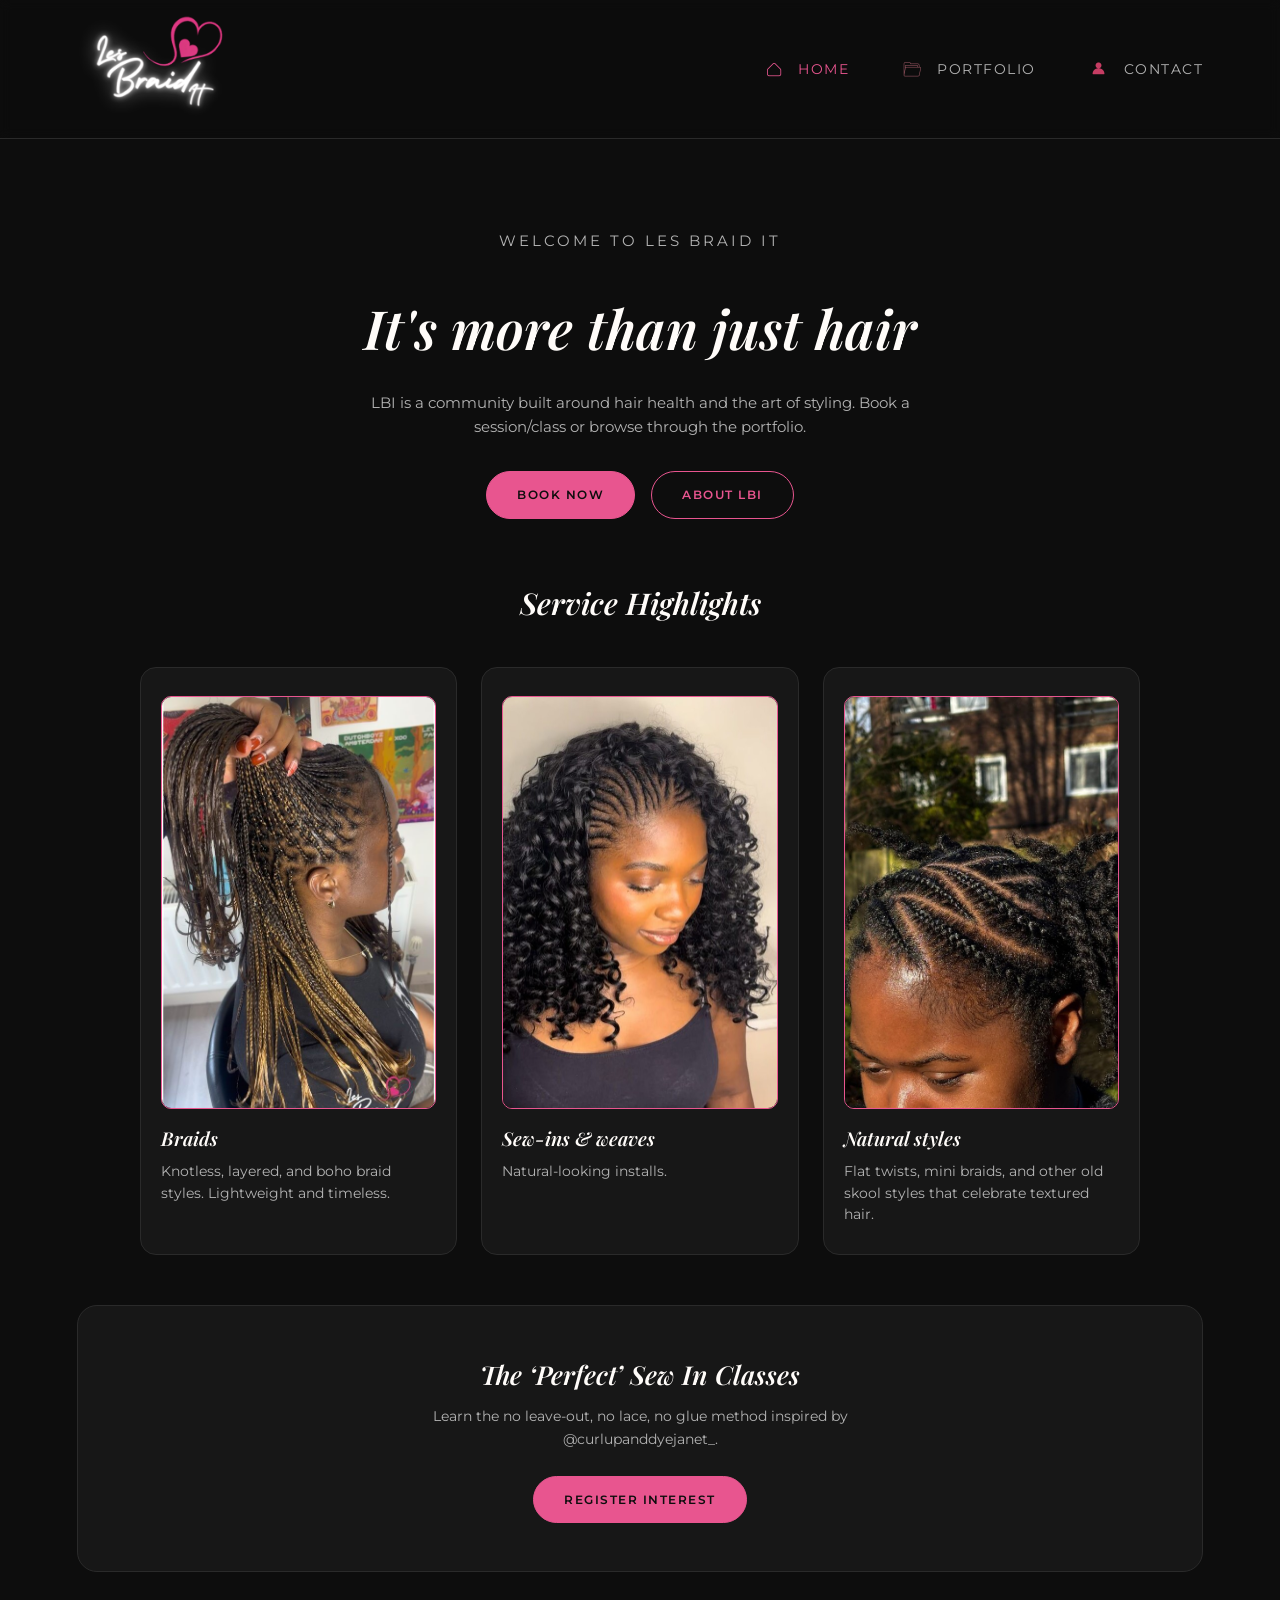
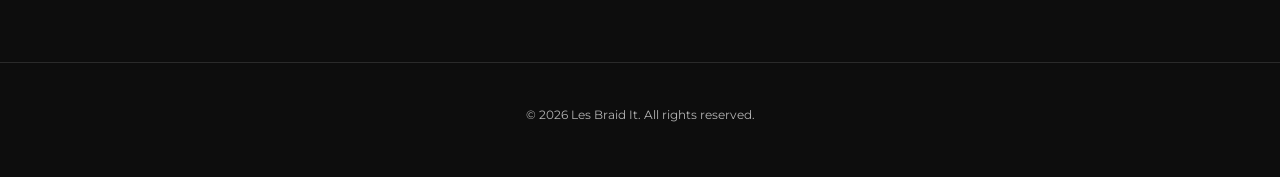
<file: index.html>
<!DOCTYPE html>
<html lang="en">
<head>
  <meta charset="UTF-8">
  <meta name="viewport" content="width=device-width, initial-scale=1.0">
  <title>Les Braid It | Hairstylist</title>
  <meta name="description" content="Les Braid It - braiding, weave, and natural hairstyle specialist. View the portfolio, check services and pricing, and get in touch to book.">

  <!-- Fonts: Playfair Display and Montserrat, provided by Google Fonts (fonts.google.com) -->
  <link rel="preconnect" href="https://fonts.googleapis.com">
  <link href="https://fonts.googleapis.com/css2?family=Playfair+Display:ital,wght@1,400;1,600&family=Montserrat:wght@400;500;600&display=swap" rel="stylesheet">
  <link rel="stylesheet" href="assets/css/style.css">
</head>
<body>

  <header class="site-header">
    <a href="index.html"><img src="assets/images/logo.png" alt="Les Braid It" class="logo"></a>
    <nav class="main-nav">
      <button class="nav-toggle" type="button" aria-label="Toggle menu" aria-expanded="false">
  <span></span>
  <span></span>
  <span></span>
</button>
      <ul>
        <li><a href="index.html" aria-current="page"><img src="assets/images/icons/nav-home.png" alt="">Home</a></li>
        <li><a href="portfolio.html"><img src="assets/images/icons/nav-portfolio.png" alt="">Portfolio</a></li>
        <li><a href="contact.html"><img src="assets/images/icons/nav-contact.png" alt="">Contact</a></li>
      </ul>
    </nav>
  </header>

  <main>

    <section class="hero">
      <p class="hero-eyebrow">Welcome to Les Braid It</p>
      <h1>It's more than just hair</h1>
      <p>LBI is a community built around hair health and the art of styling. Book a session/class or browse through the portfolio.</p>
      <div class="hero-actions">
        <a href="https://www.lesbraidit.co.uk" target="_blank" rel="noopener noreferrer" class="btn-primary">Book Now</a>
        <a href="contact.html#about" class="btn-outline">About LBI</a>
      </div>

    </section>

    <section class="specialties">
      <h2>Service Highlights</h2>
      <div class="specialty-grid">
        <article class="specialty-card">
          <img src="assets/images/portfolio/extra-small-layered-1.jpg" alt="Example of small layered braids" style="aspect-ratio:2/3;object-fit:cover;border-radius:10px;border:1px solid var(--pink);margin-bottom:14px;">
          <h3>Braids</h3>
          <p>Knotless, layered, and boho braid styles. Lightweight and timeless.</p>
        </article>
        <article class="specialty-card">
          <img src="assets/images/portfolio/fulani-1.jpg" alt="Example of a Fulani sew-in" style="aspect-ratio:2/3;object-fit:cover;border-radius:10px;border:1px solid var(--pink);margin-bottom:14px;">
          <h3>Sew-ins &amp; weaves</h3>
          <p>Natural-looking installs.</p>
        </article>
        <article class="specialty-card">
          <img src="assets/images/portfolio/natural-1.jpg" alt="Example of a natural hairstyle" style="aspect-ratio:2/3;object-fit:cover;border-radius:10px;border:1px solid var(--pink);margin-bottom:14px;">
          <h3>Natural styles</h3>
          <p>Flat twists, mini braids, and other old skool styles that celebrate textured hair.</p>
        </article>
      </div>
    </section>

    <section class="cta-strip">
      <h2>The &lsquo;Perfect&rsquo; Sew In Classes</h2>
      <p>Learn the no leave-out, no lace, no glue method inspired by @curlupanddyejanet_.</p>
      <a href="contact.html#classes" class="btn-primary">Register interest</a>
    </section>

  </main>

  <footer class="site-footer">
    <p>&copy; 2026 Les Braid It. All rights reserved.</p>
  </footer>

  <script src="assets/js/main.js"></script>
</body>
</html>
</file>
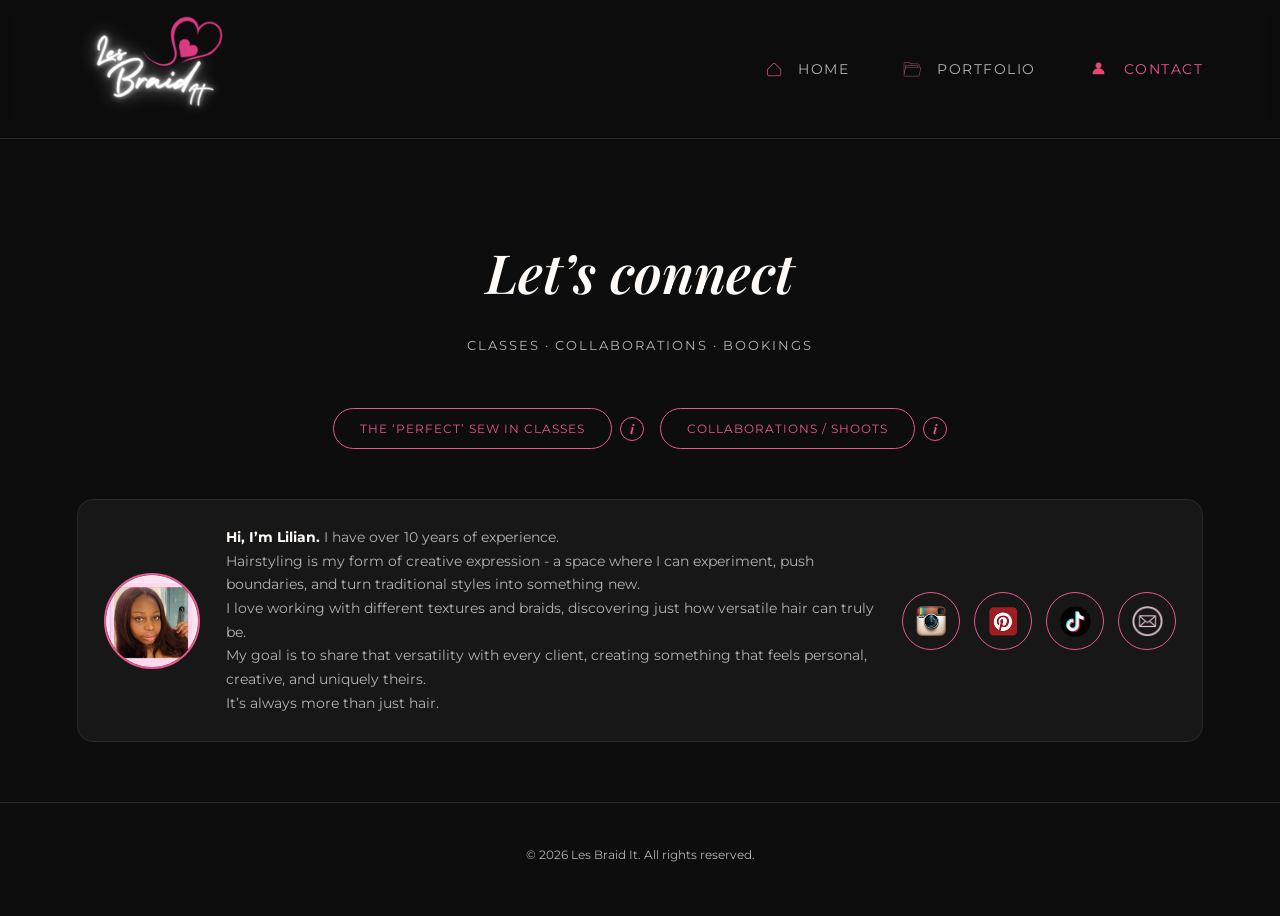
<file: contact.html>
<!DOCTYPE html>
<html lang="en">
<head>
<meta charset="UTF-8">
<meta name="viewport" content="width=device-width, initial-scale=1.0">
<title>Contact | Les Braid It</title>
<meta name="description" content="Get in touch with Les Braid It - register for the Perfect Sew In classes, enquire about collaborations, or follow along on social.">
<!-- Fonts: Playfair Display and Montserrat, provided by Google Fonts (fonts.google.com) -->
<link rel="preconnect" href="https://fonts.googleapis.com">
<link href="https://fonts.googleapis.com/css2?family=Playfair+Display:ital,wght@1,400;1,600&family=Montserrat:wght@400;500;600&display=swap" rel="stylesheet">
<link rel="stylesheet" href="assets/css/style.css">
</head>
<body>

<header class="site-header">
  <a href="index.html"><img src="assets/images/logo.png" alt="Les Braid It" class="logo"></a>
  <nav class="main-nav">
    <button class="nav-toggle" type="button" aria-label="Toggle menu" aria-expanded="false">
  <span></span>
  <span></span>
  <span></span>
</button>
    <ul>
      <li><a href="index.html"><img src="assets/images/icons/nav-home.png" alt="">Home</a></li>
      <li><a href="portfolio.html"><img src="assets/images/icons/nav-portfolio.png" alt="">Portfolio</a></li>
      <li><a href="contact.html" aria-current="page"><img src="assets/images/icons/nav-contact.png" alt="">Contact</a></li>
    </ul>
  </nav>
</header>

<main>

  <section class="hero" style="padding-bottom:20px;">
    <h1>Let&rsquo;s connect</h1>
    <p style="text-transform:uppercase;letter-spacing:2px;font-size:13px;">Classes &middot; Collaborations &middot; Bookings</p>
  </section>

  <nav class="tabs" aria-label="Contact form type">
    <div class="tab-btn-wrap">
      <button class="tab" type="button" data-target="classes" aria-pressed="false">The &lsquo;Perfect&rsquo; Sew In Classes</button>
      <button class="info-toggle" type="button" data-info-target="classes-info" aria-label="More information about the Perfect Sew In classes">i</button>
    </div>
    <div class="tab-btn-wrap">
      <button class="tab" type="button" data-target="collab" aria-pressed="false">Collaborations / Shoots</button>
      <button class="info-toggle" type="button" data-info-target="collab-info" aria-label="More information about collaborations">i</button>
    </div>
  </nav>

  <div class="tab-info-panel" id="classes-info" style="max-width:640px;margin:-30px auto 30px;">This form is for those interested in The &lsquo;perfect&rsquo; sew in classes coming in September.

You will be the first to receive a full brief once details are finalised.</div>
  <div class="tab-info-panel" id="collab-info" style="max-width:640px;margin:-30px auto 30px;">This form is for those interested in collaborations / photoshoots / events.

Send an enquiry with full details.</div>

  <section class="about-strip" id="about">
    <h2 style="position:absolute; width:1px; height:1px; overflow:hidden; clip:rect(0,0,0,0);">About</h2>
    <img src="assets/images/about-photo.jpg" alt="Lilian, founder of Les Braid It" class="about-photo">
    <p><strong>Hi, I&rsquo;m Lilian.</strong> I have over 10 years of experience.<br>
    Hairstyling is my form of creative expression - a space where I can experiment, push boundaries, and turn traditional styles into something new.<br>
    I love working with different textures and braids, discovering just how versatile hair can truly be.<br>
    My goal is to share that versatility with every client, creating something that feels personal, creative, and uniquely theirs.<br>
    It&rsquo;s always more than just hair.</p>
    <div class="contact-icons">
      <a href="https://www.instagram.com/lesbraidit/" target="_blank" rel="noopener noreferrer" aria-label="Instagram"><img src="assets/images/icons/social-instagram.png" alt=""></a>
      <a href="https://uk.pinterest.com/lesbraidit/" target="_blank" rel="noopener noreferrer" aria-label="Pinterest"><img src="assets/images/icons/social-pinterest.png" alt=""></a>
      <a href="https://www.tiktok.com/@lesbraidit" target="_blank" rel="noopener noreferrer" aria-label="TikTok"><img src="assets/images/icons/social-tiktok.png" alt=""></a>
      <a href="mailto:lesbraidit@outlook.com" aria-label="Email"><img src="assets/images/icons/social-email.png" alt=""></a>
    </div>
  </section>

  <section class="form-section" id="classes">
    <h2>The &lsquo;Perfect&rsquo; Sew In Classes</h2>
    <p class="form-sub">Register your interest for the next class intake. You&rsquo;ll be the first to know once dates and full details are confirmed.</p>
    <div class="form-card">
      <form>
        <div class="field">
          <label for="c-name">Full name</label>
          <input type="text" id="c-name" name="c-name" placeholder="Your full name">
        </div>
        <div class="field">
          <label for="c-email">Email address</label>
          <input type="email" id="c-email" name="c-email" placeholder="name@example.com">
        </div>
        <div class="field">
          <label for="c-phone">Phone number</label>
          <input type="tel" id="c-phone" name="c-phone" placeholder="07123 456789">
        </div>
        <div class="field">
          <label>Why are you interested in this service?</label>
          <div class="radio-group">
            <label class="radio-option">
              <input type="radio" name="reason" value="hairstylist">
              I&rsquo;m a hairstylist looking to expand my skills
            </label>
            <label class="radio-option">
              <input type="radio" name="reason" value="business-owner">
              I&rsquo;m a business owner / salon owner
            </label>
            <label class="radio-option">
              <input type="radio" name="reason" value="personal-use">
              Personal use &mdash; I want to learn for myself
            </label>
            <label class="radio-option">
              <input type="radio" name="reason" value="other" id="c-other-radio">
              Other
            </label>
          </div>
          <div class="other-input">
            <input type="text" id="c-other-text" placeholder="Tell us a bit more">
          </div>
        </div>
        <div class="field">
          <label for="c-message">Anything else we should know?</label>
          <textarea id="c-message" name="c-message" placeholder="Optional message"></textarea>
        </div>
        <button type="submit" class="submit-btn">Save my spot</button>
        <p class="form-note">We&rsquo;ll email you as soon as dates are confirmed.</p>
      </form>
    </div>
  </section>

  <section class="form-section" id="collab">
    <h2>Collaborations &amp; Shoots</h2>
    <p class="form-sub">For brands, photographers and content creators interested in working together. Tell me a bit about the shoot and I&rsquo;ll get back to you.</p>
    <div class="form-card">
      <form>
        <div class="field">
          <label for="s-name">Full name</label>
          <input type="text" id="s-name" name="s-name" placeholder="Your full name">
        </div>
        <div class="field">
          <label for="s-brand">Brand / company (if applicable)</label>
          <input type="text" id="s-brand" name="s-brand" placeholder="Brand or company name">
        </div>
        <div class="field">
          <label for="s-email">Email address</label>
          <input type="email" id="s-email" name="s-email" placeholder="name@example.com">
        </div>
        <div class="field">
          <label for="s-social">Instagram / social handle</label>
          <input type="text" id="s-social" name="s-social" placeholder="@yourhandle">
        </div>
        <div class="field">
          <label for="s-about">What is this shoot about?</label>
          <textarea id="s-about" name="s-about" placeholder="Tell us about the concept, date, location and what you're looking for"></textarea>
        </div>
        <button type="submit" class="submit-btn">Send enquiry</button>
        <p class="form-note">You&rsquo;ll receive a full brief once details are finalised.</p>
      </form>
    </div>
  </section>

</main>

<footer class="site-footer">
  <p>&copy; 2026 Les Braid It. All rights reserved.</p>
</footer>

<script src="assets/js/main.js"></script>
</body>
</html>
</file>
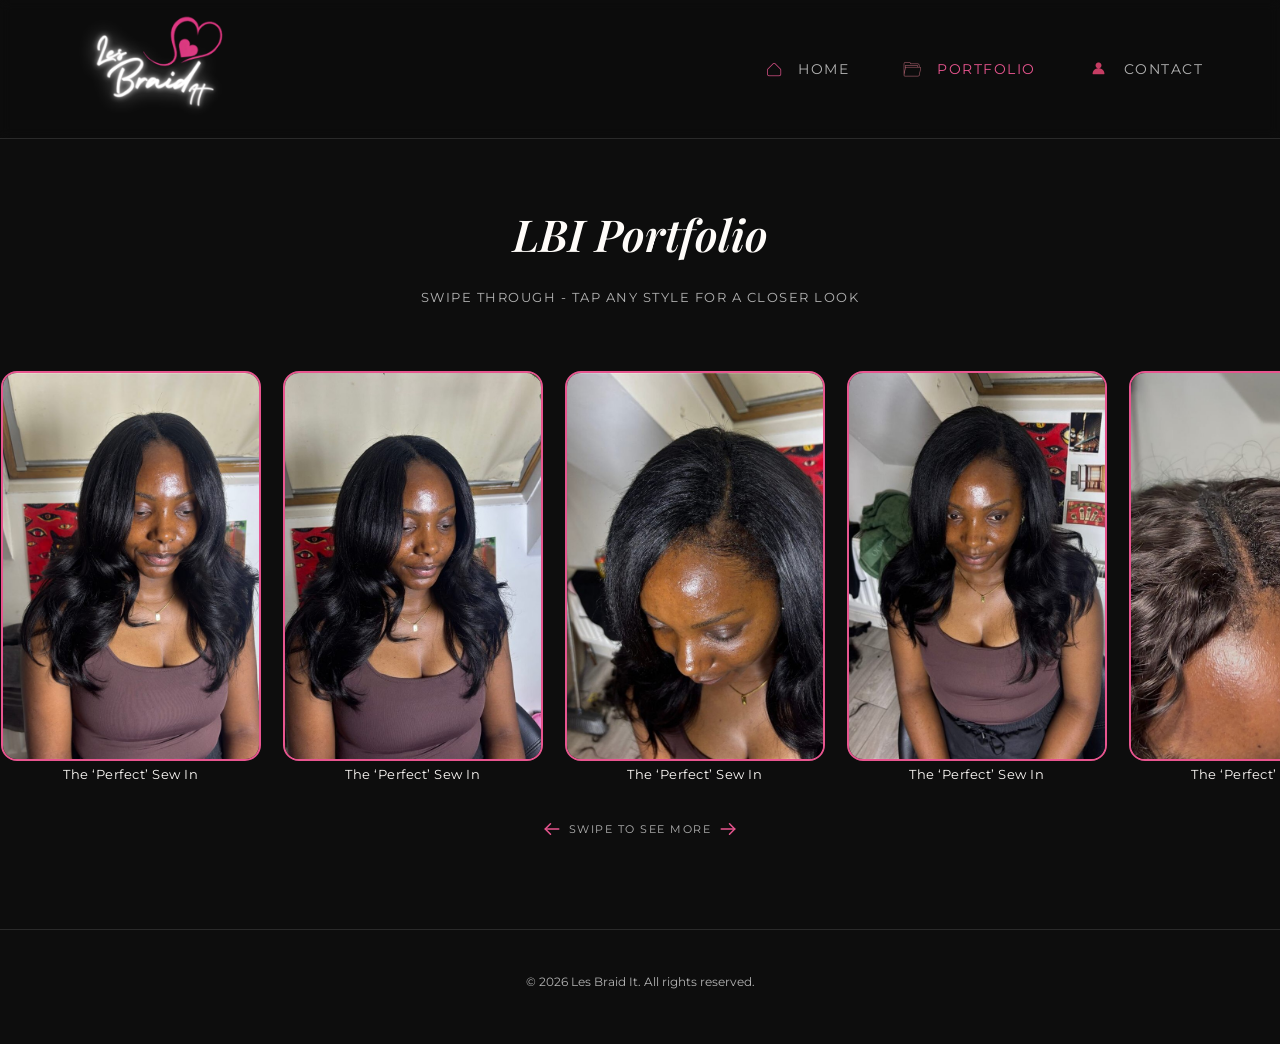
<file: portfolio.html>
<!DOCTYPE html>
<html lang="en">
<head>
  <meta charset="UTF-8">
  <meta name="viewport" content="width=device-width, initial-scale=1.0">
  <title>Portfolio | Les Braid It</title>
  <meta name="description" content="Browse the Les Braid It portfolio - sew ins, braids, natural styles and more.">
  <!-- Fonts: Playfair Display and Montserrat, provided by Google Fonts (fonts.google.com) -->
  <link rel="preconnect" href="https://fonts.googleapis.com">
  <link href="https://fonts.googleapis.com/css2?family=Playfair+Display:ital,wght@1,400;1,600&family=Montserrat:wght@400;500;600&display=swap" rel="stylesheet">
  <link rel="stylesheet" href="assets/css/style.css">
</head>
<body>

  <header class="site-header">
    <a href="index.html"><img src="assets/images/logo.png" alt="Les Braid It" class="logo"></a>
    <nav class="main-nav">
      <button class="nav-toggle" type="button" aria-label="Toggle menu" aria-expanded="false">
  <span></span>
  <span></span>
  <span></span>
</button>
      <ul>
        <li><a href="index.html"><img src="assets/images/icons/nav-home.png" alt="">Home</a></li>
        <li><a href="portfolio.html" aria-current="page"><img src="assets/images/icons/nav-portfolio.png" alt="">Portfolio</a></li>
        <li><a href="contact.html"><img src="assets/images/icons/nav-contact.png" alt="">Contact</a></li>
      </ul>
    </nav>
  </header>

  <main>

    <section class="portfolio-hero">
      <h1>LBI Portfolio</h1>
      <p>Swipe through - tap any style for a closer look</p>
    </section>

    <div class="portfolio-rail-wrap">
      <div class="portfolio-rail">
        <button class="portfolio-item" type="button" data-full="assets/images/portfolio/perfect-sew-in-1.jpg" data-caption="The &lsquo;Perfect&rsquo; Sew In" data-info="The &lsquo;perfect&rsquo; sew in is a no leave out sew in method inspired by the magic part sew in created by &#64;curlupanddyejanet_.

No Leave out. No Lace. No Glue.

Human Hair and a small amount of synthetic used to create a realistic &lsquo;natural&rsquo; root look. This method works best with textured hair but all textures are welcome!">
          
            <img src="assets/images/portfolio/perfect-sew-in-1.jpg" alt="The &lsquo;Perfect&rsquo; Sew In example 1" loading="lazy">
          
          <span class="portfolio-caption">The &lsquo;Perfect&rsquo; Sew In</span>
        </button>
        <button class="portfolio-item" type="button" data-full="assets/images/portfolio/perfect-sew-in-2.jpg" data-caption="The &lsquo;Perfect&rsquo; Sew In" data-info="The &lsquo;perfect&rsquo; sew in is a no leave out sew in method inspired by the magic part sew in created by &#64;curlupanddyejanet_.

No Leave out. No Lace. No Glue.

Human Hair and a small amount of synthetic used to create a realistic &lsquo;natural&rsquo; root look. This method works best with textured hair but all textures are welcome!">
          
            <img src="assets/images/portfolio/perfect-sew-in-2.jpg" alt="The &lsquo;Perfect&rsquo; Sew In example 2" loading="lazy">
          
          <span class="portfolio-caption">The &lsquo;Perfect&rsquo; Sew In</span>
        </button>
        <button class="portfolio-item" type="button" data-full="assets/images/portfolio/perfect-sew-in-3.jpg" data-caption="The &lsquo;Perfect&rsquo; Sew In" data-info="The &lsquo;perfect&rsquo; sew in is a no leave out sew in method inspired by the magic part sew in created by &#64;curlupanddyejanet_.

No Leave out. No Lace. No Glue.

Human Hair and a small amount of synthetic used to create a realistic &lsquo;natural&rsquo; root look. This method works best with textured hair but all textures are welcome!">
          
            <img src="assets/images/portfolio/perfect-sew-in-3.jpg" alt="The &lsquo;Perfect&rsquo; Sew In example 3" loading="lazy">
          
          <span class="portfolio-caption">The &lsquo;Perfect&rsquo; Sew In</span>
        </button>
        <button class="portfolio-item" type="button" data-full="assets/images/portfolio/perfect-sew-in-4.jpg" data-caption="The &lsquo;Perfect&rsquo; Sew In" data-info="The &lsquo;perfect&rsquo; sew in is a no leave out sew in method inspired by the magic part sew in created by &#64;curlupanddyejanet_.

No Leave out. No Lace. No Glue.

Human Hair and a small amount of synthetic used to create a realistic &lsquo;natural&rsquo; root look. This method works best with textured hair but all textures are welcome!">
          
            <img src="assets/images/portfolio/perfect-sew-in-4.jpg" alt="The &lsquo;Perfect&rsquo; Sew In example 4" loading="lazy">
          
          <span class="portfolio-caption">The &lsquo;Perfect&rsquo; Sew In</span>
        </button>
        <button class="portfolio-item" type="button" data-full="assets/images/portfolio/perfect-sew-in-5.jpg" data-caption="The &lsquo;Perfect&rsquo; Sew In" data-info="The &lsquo;perfect&rsquo; sew in is a no leave out sew in method inspired by the magic part sew in created by &#64;curlupanddyejanet_.

No Leave out. No Lace. No Glue.

Human Hair and a small amount of synthetic used to create a realistic &lsquo;natural&rsquo; root look. This method works best with textured hair but all textures are welcome!">
          
            <img src="assets/images/portfolio/perfect-sew-in-5.jpg" alt="The &lsquo;Perfect&rsquo; Sew In example 5" loading="lazy">
          
          <span class="portfolio-caption">The &lsquo;Perfect&rsquo; Sew In</span>
        </button>
        <button class="portfolio-item" type="button" data-full="assets/images/portfolio/perfect-sew-in-6.jpg" data-caption="The &lsquo;Perfect&rsquo; Sew In" data-info="The &lsquo;perfect&rsquo; sew in is a no leave out sew in method inspired by the magic part sew in created by &#64;curlupanddyejanet_.

No Leave out. No Lace. No Glue.

Human Hair and a small amount of synthetic used to create a realistic &lsquo;natural&rsquo; root look. This method works best with textured hair but all textures are welcome!">
          
            <img src="assets/images/portfolio/perfect-sew-in-6.jpg" alt="The &lsquo;Perfect&rsquo; Sew In example 6" loading="lazy">
          
          <span class="portfolio-caption">The &lsquo;Perfect&rsquo; Sew In</span>
        </button>
        <button class="portfolio-item" type="button" data-full="assets/images/portfolio/perfect-sew-in-7.jpg" data-caption="The &lsquo;Perfect&rsquo; Sew In" data-info="The &lsquo;perfect&rsquo; sew in is a no leave out sew in method inspired by the magic part sew in created by &#64;curlupanddyejanet_.

No Leave out. No Lace. No Glue.

Human Hair and a small amount of synthetic used to create a realistic &lsquo;natural&rsquo; root look. This method works best with textured hair but all textures are welcome!">
          
            <img src="assets/images/portfolio/perfect-sew-in-7.jpg" alt="The &lsquo;Perfect&rsquo; Sew In example 7" loading="lazy">
          
          <span class="portfolio-caption">The &lsquo;Perfect&rsquo; Sew In</span>
        </button>
        <button class="portfolio-item" type="button" data-full="assets/images/portfolio/fulani-1.jpg" data-caption="Fulani Sew In / Crotchet">
          
            <img src="assets/images/portfolio/fulani-1.jpg" alt="Fulani Sew In / Crotchet example 1" loading="lazy">
          
          <span class="portfolio-caption">Fulani Sew In / Crotchet</span>
        </button>
        <button class="portfolio-item" type="button" data-full="assets/images/portfolio/fulani-2.jpg" data-caption="Fulani Sew In / Crotchet">
          
            <img src="assets/images/portfolio/fulani-2.jpg" alt="Fulani Sew In / Crotchet example 2" loading="lazy">
          
          <span class="portfolio-caption">Fulani Sew In / Crotchet</span>
        </button>
        <button class="portfolio-item" type="button" data-full="assets/images/portfolio/fulani-3.jpg" data-caption="Fulani Sew In / Crotchet">
          
            <img src="assets/images/portfolio/fulani-3.jpg" alt="Fulani Sew In / Crotchet example 3" loading="lazy">
          
          <span class="portfolio-caption">Fulani Sew In / Crotchet</span>
        </button>
        <button class="portfolio-item" type="button" data-full="assets/images/portfolio/fulani-4.jpg" data-caption="Fulani Sew In / Crotchet">
          
            <img src="assets/images/portfolio/fulani-4.jpg" alt="Fulani Sew In / Crotchet example 4" loading="lazy">
          
          <span class="portfolio-caption">Fulani Sew In / Crotchet</span>
        </button>
        <button class="portfolio-item" type="button" data-full="assets/images/portfolio/fulani-5.jpg" data-caption="Fulani Sew In / Crotchet">
          
            <img src="assets/images/portfolio/fulani-5.jpg" alt="Fulani Sew In / Crotchet example 5" loading="lazy">
          
          <span class="portfolio-caption">Fulani Sew In / Crotchet</span>
        </button>
        <button class="portfolio-item" type="button" data-full="assets/images/portfolio/fulani-6.jpg" data-caption="Fulani Sew In / Crotchet">
          
            <img src="assets/images/portfolio/fulani-6.jpg" alt="Fulani Sew In / Crotchet example 6" loading="lazy">
          
          <span class="portfolio-caption">Fulani Sew In / Crotchet</span>
        </button>
        <button class="portfolio-item" type="button" data-full="assets/images/portfolio/cassie-1.jpg" data-caption="Cassie Hairstyle">
          
            <img src="assets/images/portfolio/cassie-1.jpg" alt="Cassie Hairstyle example 1" loading="lazy">
          
          <span class="portfolio-caption">Cassie Hairstyle</span>
        </button>
        <button class="portfolio-item" type="button" data-full="assets/images/portfolio/cassie-2.jpg" data-caption="Cassie Hairstyle">
          
            <img src="assets/images/portfolio/cassie-2.jpg" alt="Cassie Hairstyle example 2" loading="lazy">
          
          <span class="portfolio-caption">Cassie Hairstyle</span>
        </button>
        <button class="portfolio-item" type="button" data-full="assets/images/portfolio/cassie-3.jpg" data-caption="Cassie Hairstyle">
          
            <img src="assets/images/portfolio/cassie-3.jpg" alt="Cassie Hairstyle example 3" loading="lazy">
          
          <span class="portfolio-caption">Cassie Hairstyle</span>
        </button>
        <button class="portfolio-item" type="button" data-full="assets/images/portfolio/cassie-4.jpg" data-caption="Cassie Hairstyle">
          
            <img src="assets/images/portfolio/cassie-4.jpg" alt="Cassie Hairstyle example 4" loading="lazy">
          
          <span class="portfolio-caption">Cassie Hairstyle</span>
        </button>
        <button class="portfolio-item" type="button" data-full="assets/images/portfolio/natural-1.jpg" data-caption="Natural Hairstyle">
          
            <img src="assets/images/portfolio/natural-1.jpg" alt="Natural Hairstyle example 1" loading="lazy">
          
          <span class="portfolio-caption">Natural Hairstyle</span>
        </button>
        <button class="portfolio-item" type="button" data-full="assets/images/portfolio/natural-2.jpg" data-caption="Natural Hairstyle">
          
            <img src="assets/images/portfolio/natural-2.jpg" alt="Natural Hairstyle example 2" loading="lazy">
          
          <span class="portfolio-caption">Natural Hairstyle</span>
        </button>
        <button class="portfolio-item" type="button" data-full="assets/images/portfolio/natural-3.jpg" data-caption="Natural Hairstyle">
          
            <img src="assets/images/portfolio/natural-3.jpg" alt="Natural Hairstyle example 3" loading="lazy">
          
          <span class="portfolio-caption">Natural Hairstyle</span>
        </button>
        <button class="portfolio-item" type="button" data-full="assets/images/portfolio/natural-4.jpg" data-caption="Natural Hairstyle">
          
            <img src="assets/images/portfolio/natural-4.jpg" alt="Natural Hairstyle example 4" loading="lazy">
          
          <span class="portfolio-caption">Natural Hairstyle</span>
        </button>
        <button class="portfolio-item" type="button" data-full="assets/images/portfolio/natural-5.jpg" data-caption="Natural Hairstyle">
          
            <img src="assets/images/portfolio/natural-5.jpg" alt="Natural Hairstyle example 5" loading="lazy">
          
          <span class="portfolio-caption">Natural Hairstyle</span>
        </button>
        <button class="portfolio-item" type="button" data-full="assets/images/portfolio/natural-6.jpg" data-caption="Natural Hairstyle">
          
            <img src="assets/images/portfolio/natural-6.jpg" alt="Natural Hairstyle example 6" loading="lazy">
          
          <span class="portfolio-caption">Natural Hairstyle</span>
        </button>
        <button class="portfolio-item" type="button" data-full="assets/images/portfolio/patewo-1.jpg" data-caption="Patewo and Base">
          
            <img src="assets/images/portfolio/patewo-1.jpg" alt="Patewo and Base example 1" loading="lazy">
          
          <span class="portfolio-caption">Patewo and Base</span>
        </button>
        <button class="portfolio-item" type="button" data-full="assets/images/portfolio/patewo-2.jpg" data-caption="Patewo and Base">
          
            <img src="assets/images/portfolio/patewo-2.jpg" alt="Patewo and Base example 2" loading="lazy">
          
          <span class="portfolio-caption">Patewo and Base</span>
        </button>
        <button class="portfolio-item" type="button" data-full="assets/images/portfolio/patewo-3.jpg" data-caption="Patewo and Base">
          
            <img src="assets/images/portfolio/patewo-3.jpg" alt="Patewo and Base example 3" loading="lazy">
          
          <span class="portfolio-caption">Patewo and Base</span>
        </button>
        <button class="portfolio-item" type="button" data-full="assets/images/portfolio/patewo-4.jpg" data-caption="Patewo and Base">
          
            <img src="assets/images/portfolio/patewo-4.jpg" alt="Patewo and Base example 4" loading="lazy">
          
          <span class="portfolio-caption">Patewo and Base</span>
        </button>
        <button class="portfolio-item" type="button" data-full="assets/images/portfolio/boho-french-curl-1.jpg" data-caption="Boho French Curl">
          
            <img src="assets/images/portfolio/boho-french-curl-1.jpg" alt="Boho French Curl example 1" loading="lazy">
          
          <span class="portfolio-caption">Boho French Curl</span>
        </button>
        <button class="portfolio-item" type="button" data-full="assets/images/portfolio/boho-french-curl-2.jpg" data-caption="Boho French Curl">
          
            <img src="assets/images/portfolio/boho-french-curl-2.jpg" alt="Boho French Curl example 2" loading="lazy">
          
          <span class="portfolio-caption">Boho French Curl</span>
        </button>
        <button class="portfolio-item" type="button" data-full="assets/images/portfolio/boho-french-curl-3.jpg" data-caption="Boho French Curl">
          
            <img src="assets/images/portfolio/boho-french-curl-3.jpg" alt="Boho French Curl example 3" loading="lazy">
          
          <span class="portfolio-caption">Boho French Curl</span>
        </button>
        <button class="portfolio-item" type="button" data-full="assets/images/portfolio/boho-french-curl-4.jpg" data-caption="Boho French Curl">
          
            <img src="assets/images/portfolio/boho-french-curl-4.jpg" alt="Boho French Curl example 4" loading="lazy">
          
          <span class="portfolio-caption">Boho French Curl</span>
        </button>
        <button class="portfolio-item" type="button" data-full="assets/images/portfolio/extra-small-layered-1.jpg" data-caption="Extra Small Layered Braids">
          
            <img src="assets/images/portfolio/extra-small-layered-1.jpg" alt="Extra Small Layered Braids example 1" loading="lazy">
          
          <span class="portfolio-caption">Extra Small Layered Braids</span>
        </button>
        <button class="portfolio-item" type="button" data-full="assets/images/portfolio/extra-small-layered-2.jpg" data-caption="Extra Small Layered Braids">
          
            <img src="assets/images/portfolio/extra-small-layered-2.jpg" alt="Extra Small Layered Braids example 2" loading="lazy">
          
          <span class="portfolio-caption">Extra Small Layered Braids</span>
        </button>
        <button class="portfolio-item" type="button" data-full="assets/images/portfolio/extra-small-layered-3.jpg" data-caption="Extra Small Layered Braids">
          
            <img src="assets/images/portfolio/extra-small-layered-3.jpg" alt="Extra Small Layered Braids example 3" loading="lazy">
          
          <span class="portfolio-caption">Extra Small Layered Braids</span>
        </button>
        <button class="portfolio-item" type="button" data-full="assets/images/portfolio/extra-small-layered-4.jpg" data-caption="Extra Small Layered Braids">
          
            <img src="assets/images/portfolio/extra-small-layered-4.jpg" alt="Extra Small Layered Braids example 4" loading="lazy">
          
          <span class="portfolio-caption">Extra Small Layered Braids</span>
        </button>
        <button class="portfolio-item" type="button" data-full="assets/images/portfolio/extra-small-layered-5.jpg" data-caption="Extra Small Layered Braids">
          
            <img src="assets/images/portfolio/extra-small-layered-5.jpg" alt="Extra Small Layered Braids example 5" loading="lazy">
          
          <span class="portfolio-caption">Extra Small Layered Braids</span>
        </button>
        <button class="portfolio-item" type="button" data-full="assets/images/portfolio/pick-and-drop-1.jpg" data-caption="Pick and Drop Boho Layered Braids">
          
            <img src="assets/images/portfolio/pick-and-drop-1.jpg" alt="Pick and Drop Boho Layered Braids example 1" loading="lazy">
          
          <span class="portfolio-caption">Pick and Drop Boho Layered Braids</span>
        </button>
        <button class="portfolio-item" type="button" data-full="assets/images/portfolio/pick-and-drop-2.jpg" data-caption="Pick and Drop Boho Layered Braids">
          
            <img src="assets/images/portfolio/pick-and-drop-2.jpg" alt="Pick and Drop Boho Layered Braids example 2" loading="lazy">
          
          <span class="portfolio-caption">Pick and Drop Boho Layered Braids</span>
        </button>
        <button class="portfolio-item" type="button" data-full="assets/images/portfolio/pick-and-drop-3.jpg" data-caption="Pick and Drop Boho Layered Braids">
          
            <img src="assets/images/portfolio/pick-and-drop-3.jpg" alt="Pick and Drop Boho Layered Braids example 3" loading="lazy">
          
          <span class="portfolio-caption">Pick and Drop Boho Layered Braids</span>
        </button>
      </div>

      <p class="rail-arrow-hint">
        <svg viewBox="0 0 24 24" fill="none" stroke-width="2" stroke-linecap="round" stroke-linejoin="round"><line x1="21" y1="12" x2="3" y2="12"></line><polyline points="10 5 3 12 10 19"></polyline></svg>
        Swipe to see more
        <svg viewBox="0 0 24 24" fill="none" stroke-width="2" stroke-linecap="round" stroke-linejoin="round"><line x1="3" y1="12" x2="21" y2="12"></line><polyline points="14 5 21 12 14 19"></polyline></svg>
      </p>
    </div>

  </main>

  <footer class="site-footer">
    <p>&copy; 2026 Les Braid It. All rights reserved.</p>
  </footer>

  <!-- Lightbox -->
  <div class="lightbox" aria-hidden="true">
    <div class="lightbox-stage">
      <button class="lightbox-close" type="button" aria-label="Close">&times;</button>
      <button class="lightbox-nav lightbox-prev" type="button" aria-label="Previous image">
        <svg viewBox="0 0 24 24" fill="none" stroke-width="2" stroke-linecap="round" stroke-linejoin="round"><polyline points="15 18 9 12 15 6"></polyline></svg>
      </button>
      <img class="lightbox-img" src="[data-uri]" alt="">
      <button class="lightbox-info-btn" type="button" aria-label="Style information">i</button>
      <button class="lightbox-nav lightbox-next" type="button" aria-label="Next image">
        <svg viewBox="0 0 24 24" fill="none" stroke-width="2" stroke-linecap="round" stroke-linejoin="round"><polyline points="9 18 15 12 9 6"></polyline></svg>
      </button>
      <p class="lightbox-caption"></p>
      <div class="lightbox-info-panel"></div>
    </div>
  </div>

  <script src="assets/js/main.js"></script>
</body>
</html>
</file>
<file: assets/css/style.css>
/* ==========================================================
   Les Braid It — shared stylesheet
   ========================================================== */

:root {
  --black: #0D0D0D;
  --card: #171717;
  --border: #2A2A2A;
  --pink: #E8558F;
  --pink-light: #FBE4EF;
  --grey: #B3B3B3;
  --white: #FFFCF9;
}

* {
  box-sizing: border-box;
}

html {
  scroll-behavior: smooth;
}

body {
  margin: 0;
  background: var(--black);
  color: var(--white);
  font-family: 'Montserrat', sans-serif;
  line-height: 1.6;
  overflow-x: hidden;
}

h1, h2, h3 {
  font-family: 'Playfair Display', serif;
  font-style: italic;
  font-weight: 600;
  margin: 0 0 0.4em;
  color: var(--white);
}

a {
  color: inherit;
  text-decoration: none;
}

img {
  max-width: 100%;
  display: block;
}
/* ---------- header / nav ---------- */
.site-header {
  position: sticky;
  top: 0;
  z-index: 100;
  display: flex;
  justify-content: space-between;
  align-items: center;
  padding: 14px 6%;
  background: rgba(13, 13, 13, 0.92);
  backdrop-filter: blur(6px);
  border-bottom: 1px solid var(--border);
}

.logo {
  display: block;
  height: 110px;
  width: auto;
}

.main-nav ul {
  list-style: none;
  display: flex;
  gap: 48px;
  margin: 0;
  padding: 0;
}

.main-nav a {
  display: flex;
  align-items: center;
  gap: 10px;
  font-size: 14px;
  letter-spacing: 1.5px;
  text-transform: uppercase;
  color: var(--grey);
  transition: color 0.2s ease;
}

.main-nav a img {
  width: 30px;
  height: 30px;
  opacity: 0.85;
  transition: opacity 0.2s ease;
}

.main-nav a:hover,
.main-nav a[aria-current="page"] {
  color: var(--pink);
}

.main-nav a:hover img,
.main-nav a[aria-current="page"] img {
  opacity: 1;
}

.nav-toggle {
  display: none;
  flex-direction: column;
  justify-content: space-between;
  width: 26px;
  height: 18px;
  background: none;
  border: none;
  cursor: pointer;
  padding: 0;
}

.nav-toggle span {
  display: block;
  height: 2px;
  width: 100%;
  background: var(--pink);
}

@media (max-width: 720px) {
  .nav-toggle {
    display: flex;
  }

  .main-nav ul {
    display: none;
    position: absolute;
    top: 100%;
    left: 0;
    right: 0;
    flex-direction: column;
    gap: 0;
    background: rgba(13, 13, 13, 0.97);
    border-bottom: 1px solid var(--border);
  }

  .main-nav ul li {
    padding: 16px 6%;
    border-top: 1px solid var(--border);
  }

  .main-nav.is-open ul {
    display: flex;
  }
}

/* ---------- buttons ---------- */
.btn-primary,
.btn-outline {
  display: inline-block;
  padding: 13px 30px;
  border-radius: 30px;
  font-size: 12px;
  font-family: 'Montserrat', sans-serif;
  font-weight: 600;
  letter-spacing: 1.5px;
  text-transform: uppercase;
  cursor: pointer;
  transition: all 0.2s ease;
  border: 1px solid var(--pink);
}

.btn-primary {
  background: var(--pink);
  color: var(--black);
}
.btn-primary:hover {
  opacity: 0.88;
}

.btn-outline {
  background: transparent;
  color: var(--pink);
}
.btn-outline:hover {
  background: var(--pink);
  color: var(--black);
}

/* ---------- hero (home) ---------- */
.hero {
  position: relative;
  padding: 90px 6% 30px;
  text-align: center;
  overflow: hidden;
}

.hero-eyebrow {
  color: var(--pink);
  font-size: 12px;
  letter-spacing: 3px;
  text-transform: uppercase;
  margin-bottom: 14px;
}

.hero h1 {
  font-size: clamp(34px, 5vw, 54px);
  max-width: 800px;
  margin: 0 auto 20px;
  position: relative;
  z-index: 1;
}

.hero p {
  max-width: 560px;
  margin: 0 auto 32px;
  color: var(--grey);
  font-size: 15px;
  position: relative;
  z-index: 1;
}

.hero-actions {
  display: flex;
  gap: 16px;
  justify-content: center;
  flex-wrap: wrap;
  position: relative;
  z-index: 1;
}

/* ---------- specialties (home) ---------- */
.specialties {
  padding: 30px 6%;
  text-align: center;
}

.specialties h2 {
  font-size: 30px;
  margin-bottom: 40px;
}

.specialty-grid {
  display: grid;
  grid-template-columns: repeat(auto-fit, minmax(220px, 1fr));
  gap: 24px;
  max-width: 1000px;
  margin: 0 auto;
}

.specialty-card {
  background: var(--card);
  border: 1px solid var(--border);
  border-radius: 16px;
  padding: 28px 20px;
  text-align: left;
  transition: border-color 0.2s ease;
}
.specialty-card:hover {
  border-color: var(--pink);
}

.specialty-card h3 {
  font-size: 19px;
  margin-bottom: 8px;
}

.specialty-card p {
  color: var(--grey);
  font-size: 13.5px;
  margin: 0;
}

/* ---------- CTA strip (home) ---------- */
.cta-strip {
  position: relative;
  margin: 20px 6% 90px;
  padding: 48px 6%;
  text-align: center;
  background: var(--card);
  border: 1px solid var(--border);
  border-radius: 20px;
  overflow: hidden;
}

.cta-strip h2 {
  font-size: 26px;
  margin-bottom: 10px;
}

.cta-strip p {
  color: var(--grey);
  font-size: 14px;
  max-width: 480px;
  margin: 0 auto 26px;
}

/* ---------- portfolio page ---------- */
.portfolio-hero {
  padding: 60px 6% 20px;
  text-align: center;
}
.portfolio-hero h1 {
  font-size: clamp(30px, 4.5vw, 44px);
}
.portfolio-hero p {
  color: var(--grey);
  font-size: 13px;
  letter-spacing: 1.5px;
  text-transform: uppercase;
}

.portfolio-rail-wrap {
  position: relative;
  padding: 20px 0 80px;
}

.portfolio-rail {
  display: flex;
  gap: 22px;
  overflow-x: auto;
  scroll-snap-type: x proximity;
  padding: 10px 6% 30px;
  scrollbar-width: thin;
  scrollbar-color: var(--pink) var(--card);
}

.portfolio-rail::-webkit-scrollbar {
  height: 8px;
}
.portfolio-rail::-webkit-scrollbar-track {
  background: var(--card);
}
.portfolio-rail::-webkit-scrollbar-thumb {
  background: var(--pink);
  border-radius: 8px;
}

.portfolio-item {
  flex: 0 0 auto;
  width: min(64vw, 260px);
  scroll-snap-align: start;
  text-align: center;
  cursor: pointer;
  border: none;
  background: none;
  padding: 0;
  font: inherit;
  color: inherit;
}

.portfolio-item figure {
  margin: 0 0 10px;
  position: relative;
}

.portfolio-item img {
  width: 100%;
  aspect-ratio: 2 / 3;
  object-fit: cover;
  border-radius: 16px;
  border: 2px solid var(--pink);
  transition: transform 0.25s ease;
}

.portfolio-item:hover img {
  transform: scale(1.02);
}

.portfolio-caption {
  font-size: 13px;
  letter-spacing: 0.5px;
  color: var(--white);
}

.rail-arrow-hint {
  display: flex;
  align-items: center;
  justify-content: center;
  gap: 8px;
  color: var(--grey);
  font-size: 11px;
  letter-spacing: 1.5px;
  text-transform: uppercase;
  margin-top: 4px;
}

.rail-arrow-hint svg {
  width: 18px;
  height: 18px;
  stroke: var(--pink);
}

/* ---------- lightbox ---------- */
.lightbox {
  position: fixed;
  inset: 0;
  z-index: 1000;
  display: none;
  align-items: flex-start;
  justify-content: center;
  overflow-y: auto;          
  padding: 40px 0;
  background: rgba(13, 13, 13, 0.7);
}

.lightbox.is-open {
  display: flex;
}

.lightbox-stage {
  position: relative;
  width: min(90vw, 420px);
  text-align: center;
}

.lightbox-stage img {
  width: 100%;
  aspect-ratio: 2 / 3;
  object-fit: cover;
  border-radius: 4px;
}

.lightbox-caption {
  margin-top: 14px;
  color: var(--white);
  font-size: 15px;
  letter-spacing: 0.5px;
}

.lightbox-close {
  position: absolute;
  top: -44px;
  right: 0;
  background: none;
  border: none;
  color: var(--white);
  font-size: 28px;
  line-height: 1;
  cursor: pointer;
}

.lightbox-nav {
  position: absolute;
  top: 40%;
  transform: translateY(-50%);
  background: rgba(13, 13, 13, 0.6);
  border: 1px solid var(--pink);
  border-radius: 50%;
  width: 42px;
  height: 42px;
  display: flex;
  align-items: center;
  justify-content: center;
  cursor: pointer;
}
.lightbox-nav svg {
  width: 20px;
  height: 20px;
  stroke: var(--pink);
}
.lightbox-prev { left: -18px; }
.lightbox-next { right: -18px; }

.lightbox-info-btn {
  position: absolute;
  top: 12px;
  right: 12px;
  width: 30px;
  height: 30px;
  border-radius: 50%;
  background: rgba(13, 13, 13, 0.65);
  border: 1px solid var(--pink);
  color: var(--pink);
  font-family: 'Playfair Display', serif;
  font-style: italic;
  font-weight: 700;
  font-size: 15px;
  display: flex;
  align-items: center;
  justify-content: center;
  cursor: pointer;
}

.lightbox-info-panel {
  display: none;
  margin-top: 14px;
  padding: 16px 18px;
  background: var(--card);
  border: 1px solid var(--pink);
  border-radius: 12px;
  color: var(--grey);
  font-size: 12.5px;
  line-height: 1.7;
  text-align: left;
  white-space: pre-line;
}

.lightbox-info-panel.is-open {
  display: block;
}

/* dim the other cards while the lightbox is open */
body.lightbox-active .portfolio-rail .portfolio-item {
  opacity: 0.4;
  transition: opacity 0.2s ease;
}

/* ---------- about / contact page ---------- */
.about-strip {
  position: relative;
  display: flex;
  gap: 26px;
  align-items: center;
  background: var(--card);
  margin: 0 6% 60px;
  padding: 26px;
  border-radius: 16px;
  border: 1px solid var(--border);
  overflow: hidden;
}

.about-strip img.about-photo {
  width: 96px;
  height: 96px;
  border-radius: 50%;
  object-fit: cover;
  border: 2px solid var(--pink);
  flex-shrink: 0;
}

.about-strip p {
  margin: 0;
  color: var(--grey);
  font-size: 13.5px;
  line-height: 1.75;
  position: relative;
  z-index: 1;
}

.about-strip strong {
  color: var(--white);
}

.contact-icons {
  display: flex;
  gap: 14px;
  margin-left: auto;
  flex-shrink: 0;
}

.contact-icons a {
  width: 58px;
  height: 58px;
  border-radius: 50%;
  border: 1px solid var(--pink);
  display: flex;
  align-items: center;
  justify-content: center;
  overflow: hidden;
  transition: transform 0.2s ease;
}
.contact-icons a:hover {
  transform: translateY(-3px);
}
.contact-icons img {
  width: 32px;
  height: 32px;
  object-fit: contain;
}

/* ---------- tabs (contact) ---------- */
.tabs {
  display: flex;
  justify-content: center;
  gap: 16px;
  padding: 0 6% 50px;
  flex-wrap: wrap;
}

.tab-btn-wrap {
  position: relative;
  display: flex;
  align-items: center;
  gap: 8px;
}

.tab {
  padding: 12px 26px;
  border-radius: 30px;
  border: 1px solid var(--pink);
  font-size: 12px;
  letter-spacing: 1px;
  text-transform: uppercase;
  color: var(--pink);
  background: transparent;
  font-family: 'Montserrat', sans-serif;
  cursor: pointer;
  transition: all 0.2s ease;
}
.tab:hover,
.tab[aria-pressed="true"] {
  background: var(--pink);
  color: var(--black);
}

.info-toggle {
  width: 24px;
  height: 24px;
  border-radius: 50%;
  border: 1px solid var(--pink);
  background: transparent;
  color: var(--pink);
  font-family: 'Playfair Display', serif;
  font-style: italic;
  font-weight: 700;
  font-size: 13px;
  cursor: pointer;
  flex-shrink: 0;
}

.tab-info-panel {
  display: none;
  width: 100%;
  max-width: 640px;
  margin: -8px auto 20px;
  padding: 16px 20px;
  background: var(--card);
  border: 1px solid var(--pink);
  border-radius: 12px;
  color: var(--grey);
  font-size: 12.5px;
  line-height: 1.7;
  white-space: pre-line;
}
.tab-info-panel.is-open {
  display: block;
}

/* ---------- form sections ---------- */
section.form-section {
  max-width: 640px;
  margin: 0 auto 60px;
  padding: 0 6%;
  scroll-margin-top: 90px;
  display: none;
}

section.form-section.is-active {
  display: block;
}

section.form-section h2 {
  font-size: 28px;
  margin-bottom: 6px;
}

.form-sub {
  color: var(--grey);
  font-size: 13px;
  margin-bottom: 26px;
  line-height: 1.6;
}

.form-card {
  background: var(--card);
  border: 1px solid var(--border);
  border-radius: 16px;
  padding: 32px;
}

.field {
  margin-bottom: 22px;
}

.field label {
  display: block;
  font-size: 12px;
  letter-spacing: 1px;
  text-transform: uppercase;
  color: var(--pink-light);
  margin-bottom: 8px;
}

.field input[type="text"],
.field input[type="email"],
.field input[type="tel"],
.field textarea,
.field select {
  width: 100%;
  padding: 12px 14px;
  background: var(--black);
  border: 1px solid var(--border);
  border-radius: 8px;
  color: var(--white);
  font-family: 'Montserrat', sans-serif;
  font-size: 13px;
}

.field input:focus,
.field textarea:focus,
.field select:focus {
  outline: none;
  border-color: var(--pink);
}

.field textarea {
  resize: vertical;
  min-height: 100px;
}

.radio-group {
  display: flex;
  flex-direction: column;
  gap: 10px;
}

.radio-option {
  display: flex;
  align-items: center;
  gap: 10px;
  padding: 12px 14px;
  border: 1px solid var(--border);
  border-radius: 8px;
  font-size: 13px;
  color: var(--grey);
  cursor: pointer;
  transition: border-color 0.2s ease;
}
.radio-option:hover {
  border-color: var(--pink);
}
.radio-option input {
  accent-color: var(--pink);
}

.other-input {
  margin-top: 8px;
  margin-left: 26px;
}

.submit-btn {
  width: 100%;
  padding: 14px;
  background: var(--pink);
  border: none;
  border-radius: 30px;
  color: var(--black);
  font-family: 'Montserrat', sans-serif;
  font-weight: 600;
  font-size: 13px;
  letter-spacing: 1px;
  text-transform: uppercase;
  cursor: pointer;
  margin-top: 6px;
}
.submit-btn:hover {
  opacity: 0.9;
}

.form-note {
  font-size: 11px;
  color: var(--grey);
  text-align: center;
  margin-top: 14px;
}

/* ---------- footer ---------- */
.site-footer {
  padding: 30px 6% 40px;
  text-align: center;
  border-top: 1px solid var(--border);
  color: var(--grey);
  font-size: 12px;
}

/* ---------- responsive ---------- */
@media (max-width: 720px) {
  .main-nav ul {
    gap: 18px;
  }
  .about-strip {
    flex-wrap: wrap;
  }
  .contact-icons {
    margin-left: 0;
  }
  .lightbox-prev { left: 4px; }
  .lightbox-next { right: 4px; }
}
</file>
